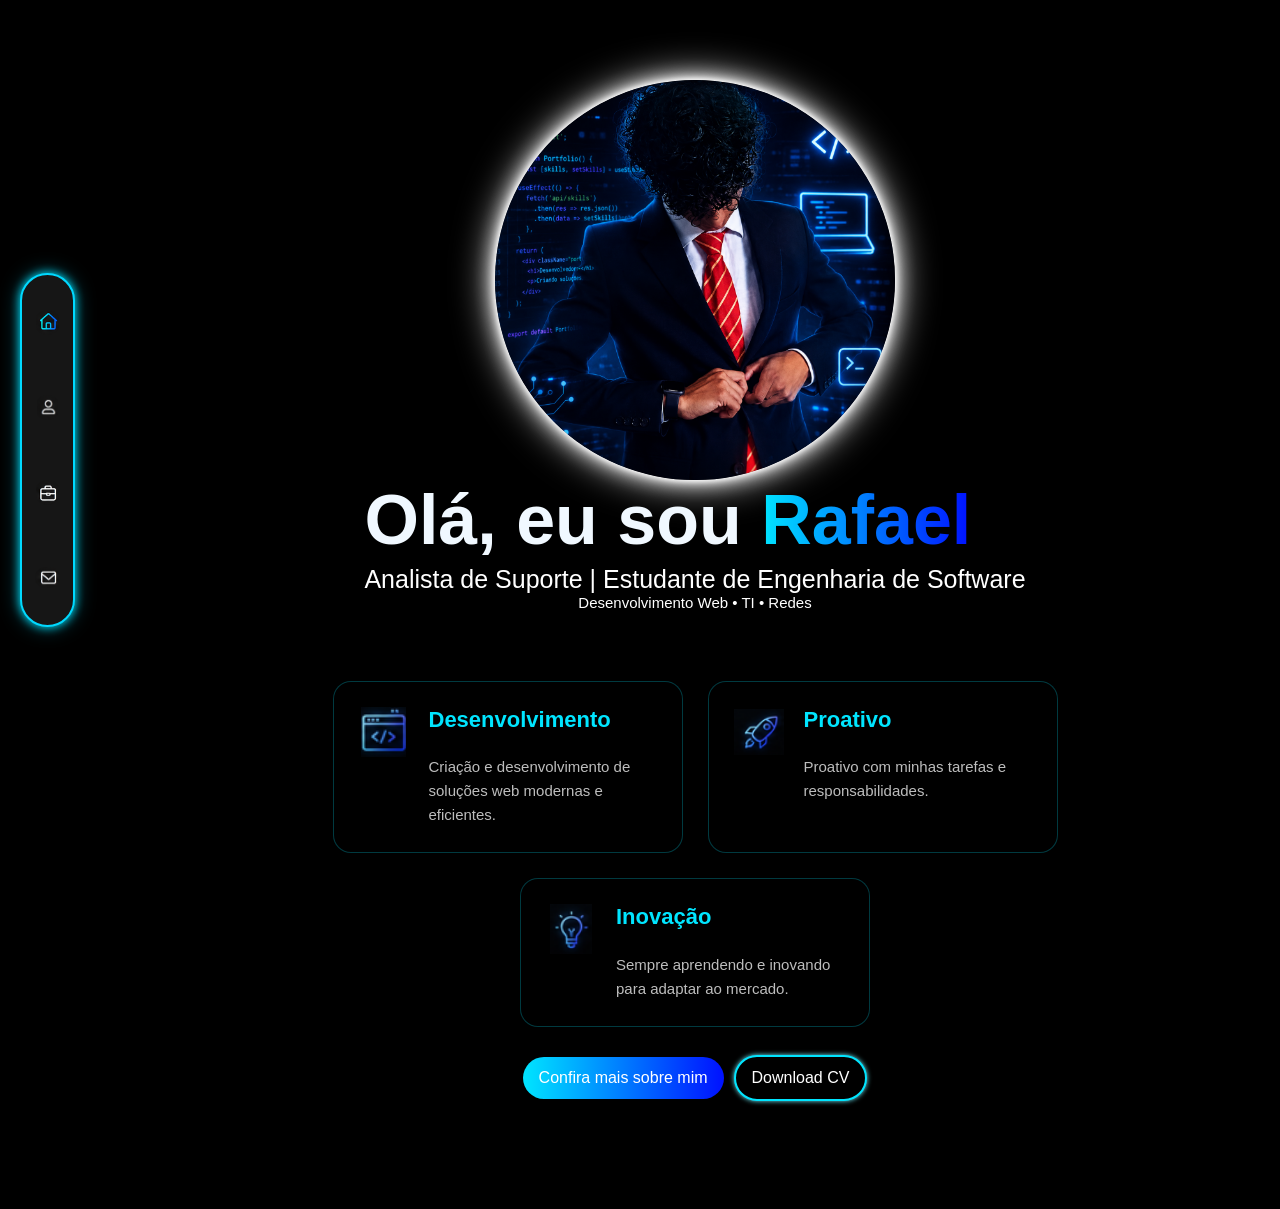
<file: index.html>
<!DOCTYPE html>
<html lang="en">

<head>

    <!-- Configurações básicas da página -->
    <meta charset="UTF-8">
    <meta name="viewport" content="width=device-width, initial-scale=1.0">

    <link rel="icon" type="image/png" href="imagens/Foto Miniatura.png">

    <title>Portifólio - Rafael Ferreira</title>

    <!-- Arquivo CSS global -->
    <link rel="stylesheet" href="style.css">

    <!-- Arquivo CSS específico da página inicial -->
    <link rel="stylesheet" href="home.css">

</head>

<body>
    <!-- Menu lateral de navegação -->
    <aside class="Menu">

        <a href="#"><img src="imagens/Icone Inicio.png" alt="Inicio"></a>
        <a href="perfil.html"><img src="imagens/Icone Perfil.png" alt="Sobre"></a>
        <a href="experiencia.html"><img src="imagens/Icone maleta.png" alt="Experiencias"></a>
        <a href="contato.html"><img src="imagens/Icone Email.png" alt="Contato"></a>

    </aside>

    <!-- Conteúdo principal da página -->
    <main>

        <!-- Foto de perfil -->
        <img src="imagens/Foto Perfil.png" alt="Imagem de perfil" class="Perfil">

        <!-- Seção de boas-vindas -->
        <section class="BoasVindas">

            <!-- Título preenchido dinamicamente pelo JavaScript -->
            <h1 id="titulo"></h1>

            <p>Analista de Suporte | Estudante de Engenharia de Software</p>

        </section>

        <!-- Pequena apresentação pessoal -->
        <section class="texto">

            <p>Desenvolvimento Web • TI • Redes</p>

        </section>

        <!-- Cards destacando habilidades -->
        <section class="Cards">

            <!-- Card Desenvolvimento -->
            <div class="Card">

                <img src="imagens/Icone Programação.png" alt="Ícone Desenvolvimento">

                <div class="textocard">

                    <h1>Desenvolvimento</h1>

                    <p>Criação e desenvolvimento de soluções web modernas e eficientes.</p>

                </div>

            </div>

            <!-- Card Proatividade -->
            <div class="Card">

                <img src="imagens/Icone Proativo.png" alt="Ícone Proatividade">

                <div class="textocard">

                    <h1>Proativo</h1>

                    <p>Proativo com minhas tarefas e responsabilidades.</p>

                </div>

            </div>

            <!-- Card Inovação -->
            <div class="Card">

                <img src="imagens/Icone Inovacao.png" alt="Ícone Inovação">

                <div class="textocard">

                    <h1>Inovação</h1>

                    <p>Sempre aprendendo e inovando para adaptar ao mercado.</p>

                </div>

            </div>

        </section>

        <!-- Botões de ação -->
        <section class="botao">

            <a href="perfil.html" class="Visualizar">
                 Confira mais sobre mim
            </a>

            <a href="curriculo.pdf" download class="CV">
                 Download CV
            </a>

        </section>

    </main>

    <!-- Arquivo JavaScript responsável pelas animações e interatividade -->
    <script src="script.js"></script>

</body>

</html>
</file>
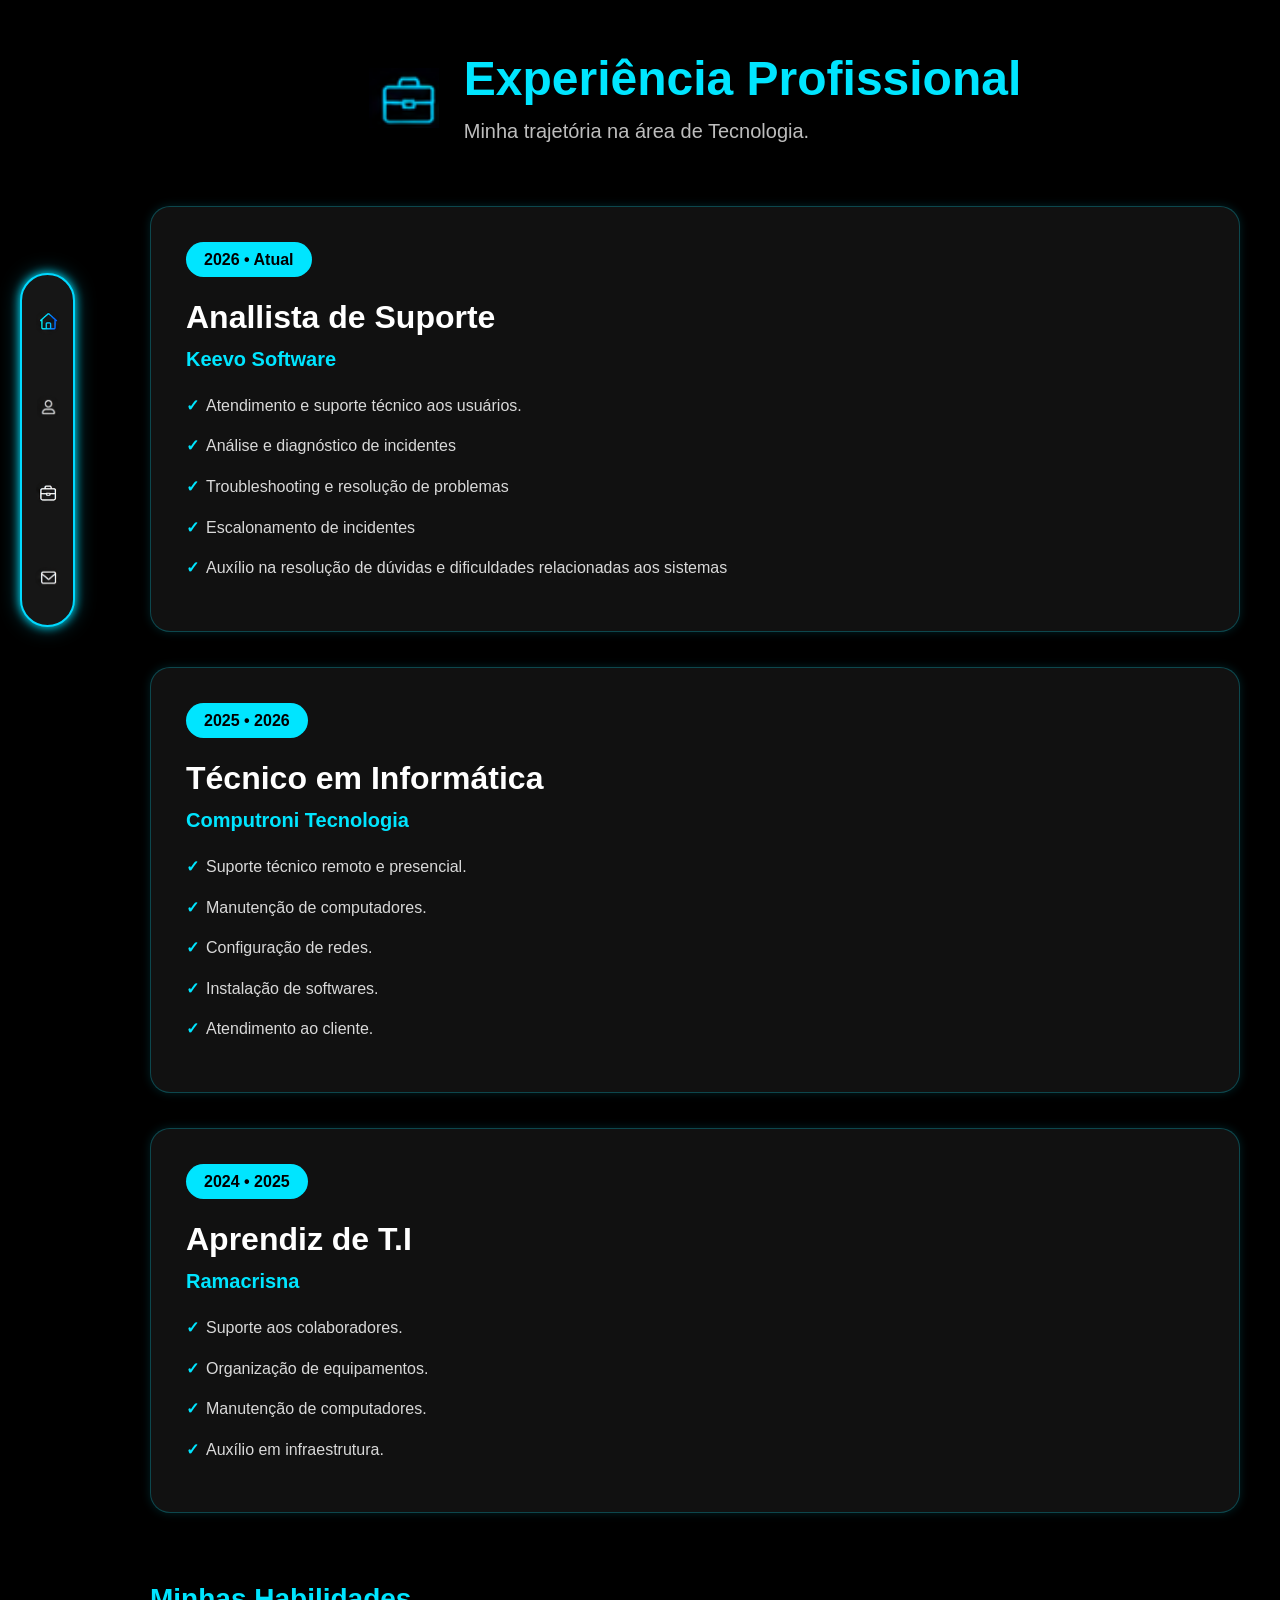
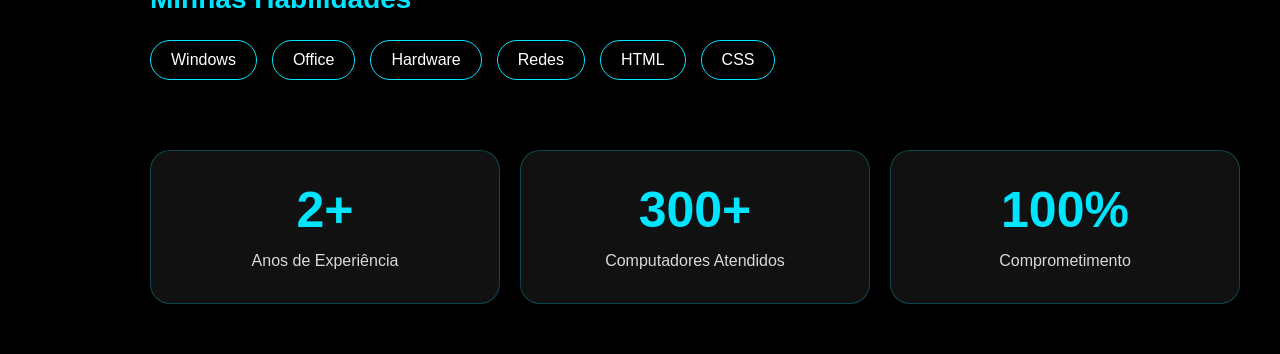
<file: experiencia.html>
<!DOCTYPE html>
<html lang="pt-BR">

<head>

    <!-- Configurações básicas da página -->
    <meta charset="UTF-8">
    <meta name="viewport" content="width=device-width, initial-scale=1.0">

    <!-- Título exibido na aba do navegador -->
    <title>Experiência</title>

    <!-- Arquivo CSS global -->
    <link rel="stylesheet" href="style.css">

    <!-- Arquivo CSS específico da página Experiência -->
    <link rel="stylesheet" href="experiencia.css">

</head>

<body>

    <!-- Menu lateral de navegação -->
    <aside class="Menu">

        <a href="index.html"><img src="imagens/Icone Inicio.png" alt="Início"></a>
        <a href="perfil.html"><img src="imagens/Icone Perfil.png" alt="Perfil"></a>
        <a href="experiencia.html"><img src="imagens/Icone maleta.png" alt="Experiência"></a>
        <a href="contato.html"><img src="imagens/Icone Email.png" alt="Contato"></a>

    </aside>

    <!-- Conteúdo principal da página -->
    <main class="PaginaExperiencia">

        <!-- Cabeçalho da página -->
        <section class="Titulo">

            <img src="imagens/MaletaAzul.png" alt="Ícone de Experiência">

            <div>

                <h1>Experiência Profissional</h1>

                <p>Minha trajetória na área de Tecnologia.</p>

            </div>

        </section>

        
        <!-- Lista das experiências profissionais -->
        <section class="Experiencias">

             <!-- Experiência atual -->
            <div class="ExperienciaCard">

                <span class="Data">2026 • Atual</span>

                <h2>Anallista de Suporte</h2>

                <h3>Keevo Software</h3>

                <ul>

                    <li>Atendimento e suporte técnico aos usuários.</li>
                    <li>Análise e diagnóstico de incidentes</li>
                    <li>Troubleshooting e resolução de problemas</li>
                    <li>Escalonamento de incidentes</li>
                    <li>Auxílio na resolução de dúvidas e dificuldades relacionadas aos sistemas</li>

                </ul>

            </div>

            <!-- Experiência Anterior -->
            <div class="ExperienciaCard">

                <span class="Data">2025 • 2026</span>

                <h2>Técnico em Informática</h2>

                <h3>Computroni Tecnologia</h3>

                <ul>

                    <li>Suporte técnico remoto e presencial.</li>
                    <li>Manutenção de computadores.</li>
                    <li>Configuração de redes.</li>
                    <li>Instalação de softwares.</li>
                    <li>Atendimento ao cliente.</li>

                </ul>

            </div>

            <!-- Experiência anterior -->
            <div class="ExperienciaCard">

                <span class="Data">2024 • 2025</span>

                <h2>Aprendiz de T.I</h2>

                <h3>Ramacrisna</h3>

                <ul>

                    <li>Suporte aos colaboradores.</li>
                    <li>Organização de equipamentos.</li>
                    <li>Manutenção de computadores.</li>
                    <li>Auxílio em infraestrutura.</li>

                </ul>

            </div>

        </section>

        <!-- Tecnologias e ferramentas utilizadas -->
        <section class="Tecnologias">

            <h2>Minhas Habilidades</h2>

            <div class="Skills">

                <span>Windows</span>
                <span>Office</span>
                <span>Hardware</span>
                <span>Redes</span>
                <span>HTML</span>
                <span>CSS</span>

            </div>

        </section>

        <!-- Indicadores profissionais -->
        <section class="Estatisticas">

            <div>

                <h2>2+</h2>

                <p>Anos de Experiência</p>

            </div>

            <div>

                <h2>300+</h2>

                <p>Computadores Atendidos</p>

            </div>

            <div>

                <h2>100%</h2>

                <p>Comprometimento</p>

            </div>

        </section>

    </main>

    <!-- Arquivo JavaScript responsável pelas animações e interatividade -->
    <script src="script.js"></script>

</body>

</html>
</file>
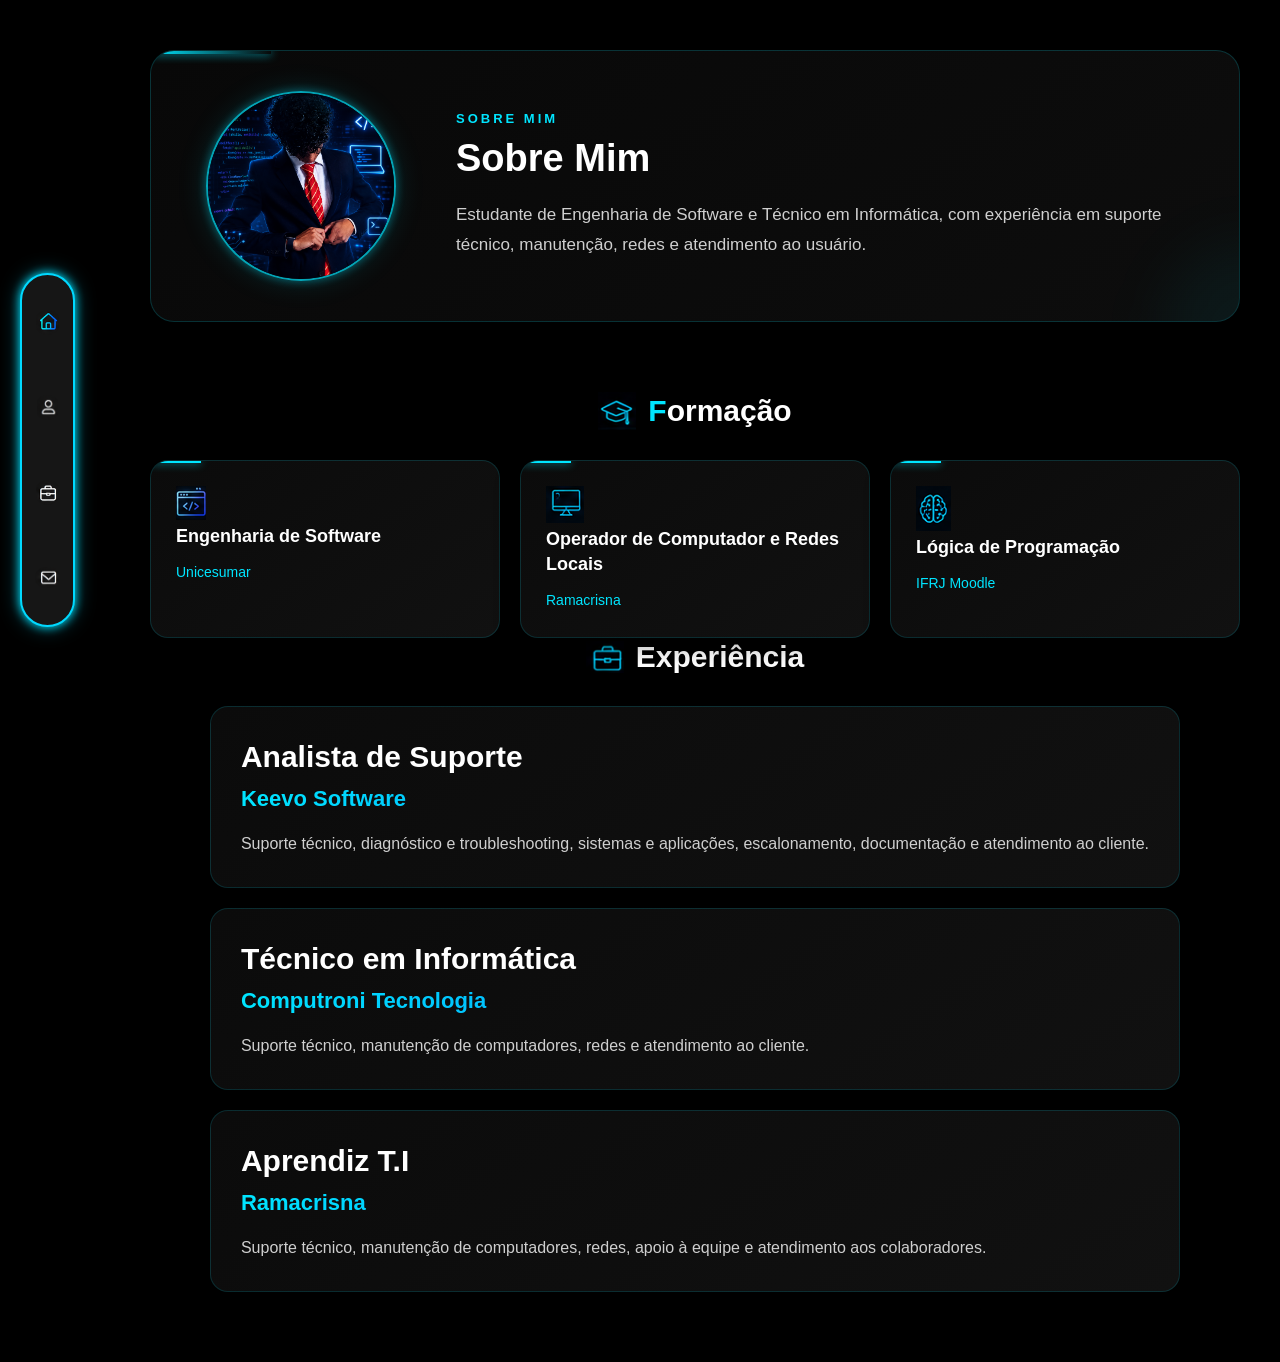
<file: perfil.html>
<!DOCTYPE html>
<html lang="en">
<head>

    <!-- Configurações básicas da página -->
    <meta charset="UTF-8">
    <meta name="viewport" content="width=device-width, initial-scale=1.0">

    <!-- Título exibido na aba do navegador -->
    <title>Document</title>

    <!-- Arquivo CSS global do site -->
    <link rel="stylesheet" href="style.css">

    <!-- Arquivo CSS específico da página Perfil -->
    <link rel="stylesheet" href="perfil.css">

</head>
<body>

    <!-- Menu lateral de navegação -->
    <aside class="Menu">

        <a href="index.html"><img src="imagens/Icone Inicio.png" alt="Inicio"></a>
        <a href="perfil.html"><img src="imagens/Icone Perfil.png" alt="Sobre"></a>
        <a href="experiencia.html"><img src="imagens/Icone maleta.png" alt="Experiencias"></a>
        <a href="contato.html"><img src="imagens/Icone Email.png" alt="Contato"></a>

    </aside>

    <!-- Conteúdo principal da página -->
    <main>

        <!-- Seção Sobre Mim -->
        <section class="Sobre">

            <!-- Foto de perfil -->
            <img src="imagens/Foto Perfil.png" alt="Foto de Rafael Henrique" class="FTSobre">

            <!-- Texto de apresentação -->
            <div class="TextoSobre">

                <h1>Sobre Mim</h1>

                <p>
                    Estudante de Engenharia de Software e Técnico em Informática, com experiência em suporte técnico, manutenção, redes e atendimento ao usuário.
                </p>

            </div>

        </section>

        <!-- Seção de Formação Acadêmica -->
        <section class="formacao">

            <!-- Título da seção -->
            <div class="TituloFormacao">

                <img src="imagens/FormacaoIcon.png" alt="Ícone Formação">
                <h1>Formação</h1>

            </div>

            <!-- Cards de formação -->
            <div class="CardsFormacao">

                <div class="CardFormacao">

                    <img src="imagens/Icone Programação.png" alt="Ícone Programação">

                    <h1>Engenharia de Software</h1>

                    <p>Unicesumar</p>

                </div>

                <div class="CardFormacao">

                    <img src="imagens/TelaIcon.png" alt="Ícone Computador">

                    <h1>Operador de Computador e Redes Locais</h1>

                    <p>Ramacrisna</p>

                </div>

                <div class="CardFormacao">

                    <img src="imagens/CerebroIcon.png" alt="Ícone Lógica">

                    <h1>Lógica de Programação</h1>

                    <p>IFRJ Moodle</p>

                </div>

            </div>

        </section>

        <!-- Seção de Experiência Profissional -->
        <section class="experiencia">

            <!-- Título da seção -->
            <div class="TituloExperiencia">

                <img src="imagens/MaletaAzul.png" alt="Ícone Experiência">

                <h1>Experiência</h1>

            </div>

              <!-- Card da experiência atual -->
            <div class="CardPerfil">

                <h1>Analista de Suporte</h1>

                <span>Keevo Software</span>

                <p>
                    Suporte técnico, diagnóstico e troubleshooting,
                    sistemas e aplicações, escalonamento, documentação
                    e atendimento ao cliente.
                </p>

            </div>

            <!-- Card da experiência anterior -->
            <div class="CardPerfil">

                <h1>Técnico em Informática</h1>

                <span>Computroni Tecnologia</span>

                <p>
                    Suporte técnico, manutenção de computadores,
                    redes e atendimento ao cliente.
                </p>

            </div>

            <!-- Card da experiência anterior -->
            <div class="CardPerfil">

                <h1>Aprendiz T.I</h1>

                <span>Ramacrisna</span>

                <p>
                    Suporte técnico, manutenção de computadores, redes,
                    apoio à equipe e atendimento aos colaboradores.
                </p>

            </div>

        </section>

    </main>

    <!-- Arquivo JavaScript responsável pelos efeitos da página -->
    <script src="script.js"></script>

</body>
</html>
</file>
<file: style.css>
/* ===========================
   Reset de estilos
   Remove margens e espaçamentos
   padrões do navegador
=========================== */

*{
    margin: 0;
    padding: 0;
    box-sizing: border-box;
}

/* ===========================
   Configuração geral da página
=========================== */

body{
    margin:0;
    background:#000;
    color:white;
    font-family:Arial, Helvetica, sans-serif;
}

/* ===========================
   Menu lateral - Desktop
=========================== */

.Menu {
    position: fixed;

    left: 20px;
    top: 50%;

    transform: translateY(-50%);

    width: 55px;

    padding: 20px 0;

    background: #161616;

    border: 2px solid #00d9ff;

    border-radius: 999px;

    display: flex;

    flex-direction: column;

    align-items: center;

    gap: 30px;

    box-shadow:
        0 0 10px #00e5ff,
        0 0 20px rgba(0, 217, 255, .4);

    z-index: 1000;
}


/* ===========================
   Links do menu
=========================== */

.Menu a {
    width: 40px;
    height: 40px;

    display: flex;

    align-items: center;
    justify-content: center;

    color: white;

    text-decoration: none;

    border-radius: 50%;

    transition: 0.3s;
}


/* ===========================
   Hover
=========================== */

.Menu a:hover {
    color: #00e5ff;

    transform: scale(1.15);

    text-shadow:
        0 0 5px #00e5ff,
        0 0 10px #00e5ff;
}


/* ===========================
   Ícones
=========================== */

.Menu img,
.Menu i {
    max-width: 25px;
    max-height: 25px;

    object-fit: contain;
}


/* ===========================
   MOBILE
=========================== */

@media (max-width: 600px) {

    .Menu {

        left: 50%;
        bottom: 12px;
        top: auto;

        transform: translateX(-50%);

        width: calc(100% - 30px);

        max-width: 400px;

        height: 58px;

        padding: 0 15px;

        box-sizing: border-box;

        border-radius: 999px;

        display: flex;

        flex-direction: row;

        align-items: center;

        justify-content: space-around;

        gap: 0;

        background: rgba(22, 22, 22, 0.95);

        backdrop-filter: blur(10px);

        -webkit-backdrop-filter: blur(10px);

        box-shadow:
            0 0 10px #00e5ff,
            0 0 20px rgba(0, 217, 255, .4);

        z-index: 1000;
    }


    /* Links */

    .Menu a {

        width: 42px;
        height: 42px;

        display: flex;

        align-items: center;
        justify-content: center;

        border-radius: 50%;
    }


    /* Ícones */

    .Menu img,
    .Menu i {

        max-width: 24px;
        max-height: 24px;
    }


    /* Hover / toque */

    .Menu a:hover {

        transform: scale(1.1);

        color: #00e5ff;
    }
}


/* ===========================
   CELULARES PEQUENOS
=========================== */

@media (max-width: 380px) {

    .Menu {

        width: calc(100% - 20px);

        bottom: 8px;

        height: 54px;

        padding: 0 10px;
    }


    .Menu a {

        width: 38px;
        height: 38px;
    }


    .Menu img,
    .Menu i {

        max-width: 22px;
        max-height: 22px;
    }
}

/* ===========================
   Área clicável dos botões
   do menu lateral
=========================== */

.Menu a{
    width: 55px;
    height: 55px;

    border-radius: 50%;

    display: flex;
    justify-content: center;
    align-items: center;

    transition: 0.3s;
}

/* ===========================
   Efeito ao passar o mouse
   sobre os botões do menu
=========================== */

.Menu a:hover{
    background: linear-gradient(90deg, #00d9ff, #004cff);

    transform: scale(1.15);

    box-shadow: 0 0 15px #00d9ff;
}

/* ===========================
   Tamanho dos ícones do menu
=========================== */

.Menu img{
    width: 30px;
    border-radius: 999px;
}

/* ===========================
   Área principal do site
=========================== */

main{
    margin-left:110px;

    min-height:100vh;

    width:calc(100% - 110px);

    display:flex;
    flex-direction:column;
    align-items:center;

    padding:50px 40px;
}

/* ===========================
   Estado inicial dos cards
   (invisíveis antes da animação)
=========================== */

.Card,
.CardPerfil,
.CardFormacao{

    opacity: 0;
    transform: translateY(50px);
    transition: .8s ease;

}

/* ===========================
   Estado final da animação
   quando os cards aparecem
=========================== */

.Card.aparecer,
.CardPerfil.aparecer,
.CardFormacao.aparecer{

    opacity: 1;
    transform: translateY(0);

}

/* ==========================================
   LAYOUT MOBILE
   Menu passa para a parte inferior
========================================== */

@media (max-width: 600px) {

    html,
    body {
        width: 100%;
        max-width: 100%;

        margin: 0;
        padding: 0;

        overflow-x: hidden;
    }


    /* ======================================
       ÁREA PRINCIPAL
    ====================================== */

    main {
        width: 100% !important;

        max-width: 100% !important;

        margin-left: 0 !important;

        margin-right: 0 !important;

        padding: 30px 15px 100px 15px !important;

        box-sizing: border-box;

        align-items: center;
    }


    /* ======================================
       CONTAINERS DAS PÁGINAS
    ====================================== */

    .Pagina,
    .PaginaPerfil {

        width: 100% !important;

        max-width: 100% !important;

        margin-left: 0 !important;

        margin-right: 0 !important;

        box-sizing: border-box;
    }


    /* ======================================
       SEÇÕES
       
       IMPORTANTE:
       Não colocar width: 100% em toda section
       indiscriminadamente, pois algumas seções
       podem ter seu próprio layout.
    ====================================== */

    .Pagina > section,
    .PaginaPerfil > section {

        max-width: 100%;

        box-sizing: border-box;
    }


    /* ======================================
       MENU INFERIOR
    ====================================== */

    .Menu {

        left: 50%;

        right: auto;

        top: auto;

        bottom: 12px;

        transform: translateX(-50%);

        width: calc(100% - 30px);

        max-width: 400px;

        height: 58px;

        padding: 0 15px;

        box-sizing: border-box;

        border-radius: 999px;

        display: flex;

        flex-direction: row;

        align-items: center;

        justify-content: space-around;

        gap: 0;

        background: rgba(22, 22, 22, 0.95);

        backdrop-filter: blur(10px);

        -webkit-backdrop-filter: blur(10px);

        z-index: 1000;
    }


    /* ======================================
       LINKS DO MENU
    ====================================== */

    .Menu a {

        width: 42px;

        height: 42px;

        display: flex;

        align-items: center;

        justify-content: center;

        border-radius: 50%;

        flex-shrink: 0;
    }


    /* ======================================
       ÍCONES
    ====================================== */

    .Menu img,
    .Menu i {

        max-width: 24px;

        max-height: 24px;

        object-fit: contain;
    }


    /* ======================================
       HOVER
    ====================================== */

    .Menu a:hover {

        transform: scale(1.1);

        color: #00e5ff;
    }
}
</file>
<file: home.css>
/* ==========================================
   FOTO DE PERFIL
========================================== */

.Perfil {
    width: 400px;
    height: auto;
    margin-top: 30px;

    border-radius: 999px;

    box-shadow:
        0 0 5px rgb(255, 255, 255),
        0 0 10px rgb(255, 255, 255),
        0 0 20px rgb(255, 255, 255),
        0 0 40px rgb(255, 255, 255);
}


/* ==========================================
   SEÇÃO DE BOAS-VINDAS
========================================== */

.BoasVindas h1 {
    color: aliceblue;

    font-size: 70px;

    font-family: Arial, Helvetica, sans-serif;

    margin-bottom: 0;
}


/* Nome em destaque com degradê */

.BoasVindas h1 span {
    background: linear-gradient(to right, #00e5ff, #0011ff);

    -webkit-background-clip: text;
    -webkit-text-fill-color: transparent;

    background-clip: text;
}


/* Texto de apresentação */

.BoasVindas p {
    color: rgb(255, 255, 255);

    font-size: 25px;

    margin-top: 5px;
    margin-bottom: 0;

    font-family: Arial, Helvetica, sans-serif;
}


/* ==========================================
   TEXTO COMPLEMENTAR
========================================== */

.texto p {
    color: white;

    font-size: 15px;
}


/* ==========================================
   BOTÃO "CONFIRA MAIS SOBRE MIM"
========================================== */

.Visualizar {
    display: inline-flex;

    align-items: center;
    justify-content: center;

    padding: 12px 16px;

    cursor: pointer;

    border-radius: 999px;

    background: linear-gradient(to right, #00e5ff, #0011ff);

    border: none;

    color: white;

    text-decoration: none;

    transition: 0.3s;
}

.Visualizar:hover {
    transform: translateY(-2px);

    box-shadow:
        0 0 10px rgba(0, 229, 255, 0.5);
}


/* ==========================================
   BOTÃO "DOWNLOAD CV"
========================================== */

.CV {
    display: inline-flex;

    align-items: center;
    justify-content: center;

    padding: 12px 16px;

    cursor: pointer;

    border-radius: 999px;

    background: black;

    border: 2px solid #00e5ff;

    color: white;

    text-decoration: none;

    box-shadow: 0 0 5px #6ef0ff;

    transition: 0.3s;
}

.CV:hover {
    background: #00e5ff;

    color: black;

    transform: translateY(-2px);
}


/* ==========================================
   ÁREA DOS CARDS
========================================== */

.Cards {
    display: flex;

    justify-content: center;

    align-items: stretch;

    gap: 25px;

    margin-top: 70px;

    margin-bottom: 20px;

    flex-wrap: wrap;
}


/* ==========================================
   CARD
========================================== */

.Card {
    width: 350px;

    min-height: 140px;

    padding: 25px;

    box-sizing: border-box;

    background: #000000;

    border: 1px solid rgba(0, 229, 255, 0.25);

    border-radius: 18px;

    display: flex;

    align-items: flex-start;

    gap: 20px;

    transition: 0.3s;
}


/* ==========================================
   EFEITO HOVER DO CARD
========================================== */

.Card:hover {
    transform: translateY(-8px);

    border-color: #00e5ff;

    box-shadow:
        0 0 15px rgba(0, 229, 255, 0.4);
}


/* ==========================================
   IMAGEM / ÍCONE DO CARD
========================================== */

.Card img {
    width: 50px;

    height: 50px;

    object-fit: contain;

    flex-shrink: 0;
}


/* ==========================================
   CONTEÚDO DOS CARDS
========================================== */

.textocard {
    display: flex;

    flex-direction: column;

    min-width: 0;
}


/* Título */

.textocard h1 {
    color: #00e5ff;

    margin: 0 0 12px 0;

    font-size: 28px;

    line-height: 1.2;

    font-family: Arial, Helvetica, sans-serif;
}


/* Texto */

.textocard p {
    color: #cfcfcf;

    margin: 0;

    line-height: 1.7;

    font-size: 16px;
}


/* ==========================================
   REGRAS GERAIS DOS CARDS
========================================== */

.Card h1 {
    color: #00e5ff;

    font-size: 22px;

    margin-bottom: 22px;

    font-family: Arial, Helvetica, sans-serif;
}

.Card p {
    color: #bdbdbd;

    line-height: 1.6;

    font-size: 15px;
}


/* ==========================================
   ÁREA DOS BOTÕES
========================================== */

.botao {
    display: flex;

    align-items: center;

    justify-content: center;

    gap: 10px;

    padding: 8px 12px;

    margin-bottom: 50px;
}


/* ==========================================
   TABLET
========================================== */

@media (max-width: 900px) {

    /* --------------------------------------
       FOTO
    -------------------------------------- */

    .Perfil {
        width: 300px;

        margin-top: 20px;
    }


    /* --------------------------------------
       TÍTULO
    -------------------------------------- */

    .BoasVindas h1 {
        font-size: 52px;
    }


    /* --------------------------------------
       TEXTO
    -------------------------------------- */

    .BoasVindas p {
        font-size: 21px;

        padding: 0 20px;
    }

    .texto p {
        padding: 0 25px;

        line-height: 1.6;
    }


    /* --------------------------------------
       CARDS
    -------------------------------------- */

    .Cards {
        gap: 20px;

        margin-top: 50px;

        padding: 0 20px;
    }

    .Card {
        width: calc(50% - 10px);

        min-height: 150px;
    }


    /* --------------------------------------
       BOTÕES
    -------------------------------------- */

    .botao {
        justify-content: center;

        flex-wrap: wrap;

        gap: 10px;
    }
}


/* ==========================================
   CELULAR
========================================== */

@media (max-width: 600px) {

    /* --------------------------------------
       FOTO
    -------------------------------------- */

    .Perfil {
        width: 220px;

        max-width: 65vw;

        height: auto;

        margin-top: 20px;

        box-shadow:
            0 0 5px rgb(255, 255, 255),
            0 0 10px rgb(255, 255, 255),
            0 0 18px rgb(255, 255, 255);
    }


    /* --------------------------------------
       SEÇÃO DE BOAS-VINDAS
    -------------------------------------- */

    .BoasVindas {
        width: 100%;

        padding: 0 15px;

        box-sizing: border-box;

        text-align: center;
    }


    /* Título */

    .BoasVindas h1 {
        font-size: clamp(36px, 10vw, 48px);

        line-height: 1.1;

        margin-top: 20px;

        margin-bottom: 8px;
    }


    /* Texto */

    .BoasVindas p {
        font-size: 18px;

        line-height: 1.5;

        margin-top: 8px;

        padding: 0 5px;
    }


    /* --------------------------------------
       TEXTO COMPLEMENTAR
    -------------------------------------- */

    .texto {
        width: 100%;

        padding: 0 25px;

        box-sizing: border-box;

        text-align: center;
    }

    .texto p {
        font-size: 14px;

        line-height: 1.6;
    }


    /* ======================================
       ÁREA DOS CARDS
    ====================================== */

    .Cards {
        width: 100%;

        max-width: 100%;

        box-sizing: border-box;

        display: flex;

        flex-direction: column;

        flex-wrap: nowrap;

        align-items: center;

        justify-content: center;

        gap: 18px;

        margin-top: 35px;

        margin-bottom: 30px;

        padding: 0 20px;
    }


    /* ======================================
       CARD MOBILE
       
       IMAGEM FICA EM CIMA
    ====================================== */

    .Cards .Card {
        width: 100%;

        max-width: 420px;

        min-width: 0;

        min-height: 0;

        padding: 25px 20px;

        box-sizing: border-box;

        display: flex;

        flex-direction: column;

        align-items: center;

        justify-content: flex-start;

        gap: 10px;

        text-align: center;

        border-radius: 16px;

        overflow: hidden;
    }


    /* ======================================
       IMAGEM DOS CARDS

       FORÇADA PARA CIMA
    ====================================== */

    .Cards .Card > img {
        display: block;

        width: 60px;

        height: 60px;

        object-fit: contain;

        flex-shrink: 0;

        margin: 0 auto 8px auto;
    }


    /* ======================================
       TEXTO DOS CARDS
    ====================================== */

    .Cards .Card .textocard {
        width: 100%;

        min-width: 0;

        display: flex;

        flex-direction: column;

        align-items: center;

        justify-content: center;

        text-align: center;
    }


    /* --------------------------------------
       TÍTULO DO CARD
    -------------------------------------- */

    .Cards .Card .textocard h1 {
        width: 100%;

        margin: 0 0 10px 0;

        color: #00e5ff;

        font-size: 22px;

        line-height: 1.2;

        text-align: center;

        white-space: normal;

        overflow-wrap: break-word;

        word-break: normal;
    }


    /* --------------------------------------
       TEXTO DO CARD
    -------------------------------------- */

    .Cards .Card .textocard p {
        width: 100%;

        margin: 0;

        color: #cfcfcf;

        font-size: 14px;

        line-height: 1.6;

        text-align: center;

        white-space: normal;

        overflow-wrap: break-word;

        word-break: normal;
    }


    /* --------------------------------------
       CASO O CARD USE H1/P DIRETAMENTE
    -------------------------------------- */

    .Cards .Card > h1 {
        font-size: 20px;

        line-height: 1.2;

        margin: 0 0 10px 0;
    }

    .Cards .Card > p {
        font-size: 14px;

        line-height: 1.6;

        margin: 0;
    }


    /* --------------------------------------
       HOVER

       Desativado para telas touch
    -------------------------------------- */

    .Cards .Card:hover {
        transform: none;
    }


    /* ======================================
       ÁREA DOS BOTÕES
    ====================================== */

    .botao {
        width: 100%;

        padding: 10px 20px;

        margin-bottom: 30px;

        box-sizing: border-box;

        display: flex;

        flex-direction: column;

        align-items: center;

        justify-content: center;

        gap: 12px;
    }


    /* ======================================
       BOTÕES MOBILE
    ====================================== */

    .Visualizar,
    .CV {
        width: 100%;

        max-width: 320px;

        min-height: 48px;

        box-sizing: border-box;

        display: flex;

        align-items: center;

        justify-content: center;

        padding: 12px 20px;

        font-size: 15px;

        text-align: center;
    }
}


/* ==========================================
   CELULARES PEQUENOS
========================================== */

@media (max-width: 380px) {

    /* --------------------------------------
       FOTO
    -------------------------------------- */

    .Perfil {
        width: 180px;
    }


    /* --------------------------------------
       TÍTULO
    -------------------------------------- */

    .BoasVindas h1 {
        font-size: 34px;
    }


    /* --------------------------------------
       TEXTO
    -------------------------------------- */

    .BoasVindas p {
        font-size: 16px;
    }

    .texto p {
        font-size: 13px;
    }


    /* --------------------------------------
       CARDS
    -------------------------------------- */

    .Cards {
        padding: 0 15px;
    }

    .Cards .Card {
        padding: 20px 18px;
    }

    .Cards .Card > img {
        width: 50px;

        height: 50px;
    }

    .Cards .Card .textocard h1 {
        font-size: 20px;
    }

    .Cards .Card .textocard p {
        font-size: 13px;
    }


    /* --------------------------------------
       BOTÕES
    -------------------------------------- */

    .Visualizar,
    .CV {
        max-width: 290px;
    }
}
</file>
<file: experiencia.css>
/* ==========================================
   CABEÇALHO DA PÁGINA EXPERIÊNCIA
========================================== */

.Titulo {
    display: flex;

    align-items: center;

    gap: 25px;

    margin-bottom: 60px;
}


/* Ícone do título */

.Titulo img {
    width: 70px;

    height: auto;

    object-fit: contain;
}


/* Título principal */

.Titulo h1 {
    font-size: 48px;

    color: #00e5ff;

    margin: 0;

    line-height: 1.2;
}


/* Subtítulo */

.Titulo p {
    color: #bdbdbd;

    font-size: 20px;

    margin: 8px 0 0 0;

    line-height: 1.5;
}


/* ==========================================
   CONTAINER DAS EXPERIÊNCIAS
========================================== */

.Experiencias {
    width: 100%;

    display: flex;

    flex-direction: column;

    gap: 35px;

    box-sizing: border-box;
}


/* ==========================================
   CARD DE EXPERIÊNCIA PROFISSIONAL
========================================== */

.ExperienciaCard {
    width: 100%;

    box-sizing: border-box;

    background: #111;

    border: 1px solid rgba(0, 229, 255, .25);

    border-radius: 20px;

    padding: 35px;

    transition: .3s;

    box-shadow:
        0 0 10px rgba(0, 229, 255, .15);
}


/* Efeito ao passar o mouse */

.ExperienciaCard:hover {
    transform: translateY(-8px);

    box-shadow:
        0 0 20px rgba(0, 229, 255, .35);

    border-color: #00e5ff;
}


/* ==========================================
   PERÍODO DA EXPERIÊNCIA
========================================== */

.Data {
    display: inline-block;

    background: #00e5ff;

    color: black;

    padding: 8px 18px;

    border-radius: 20px;

    font-weight: bold;

    line-height: 1.2;
}


/* ==========================================
   CARGO
========================================== */

.ExperienciaCard h2 {
    margin-top: 20px;

    margin-bottom: 8px;

    color: white;

    font-size: 32px;

    line-height: 1.25;
}


/* ==========================================
   EMPRESA
========================================== */

.ExperienciaCard h3 {
    color: #00e5ff;

    margin-top: 0;

    margin-bottom: 20px;

    font-size: 20px;

    line-height: 1.4;
}


/* ==========================================
   LISTA DE ATIVIDADES
========================================== */

.ExperienciaCard ul {
    list-style: none;

    padding: 0;

    margin: 0;
}


/* Cada atividade */

.ExperienciaCard li {
    margin: 15px 0;

    padding-left: 20px;

    position: relative;

    color: #d9d9d9;

    line-height: 1.6;
}


/* Ícone de confirmação */

.ExperienciaCard li::before {
    content: "✓";

    position: absolute;

    left: 0;

    color: #00e5ff;

    font-weight: bold;
}


/* ==========================================
   TECNOLOGIAS
========================================== */

.Tecnologias {
    width: 100%;

    margin-top: 70px;

    box-sizing: border-box;
}


/* Título */

.Tecnologias h2 {
    color: #00e5ff;

    margin-top: 0;

    margin-bottom: 25px;

    font-size: 28px;
}


/* Container */

.Skills {
    display: flex;

    flex-wrap: wrap;

    gap: 15px;
}


/* Tecnologia individual */

.Skills span {
    border: 1px solid #00e5ff;

    padding: 10px 20px;

    border-radius: 50px;

    transition: .3s;

    color: white;

    white-space: nowrap;
}


/* Hover */

.Skills span:hover {
    background: #00e5ff;

    color: black;
}


/* ==========================================
   ESTATÍSTICAS PROFISSIONAIS
========================================== */

.Estatisticas {
    width: 100%;

    margin-top: 70px;

    display: flex;

    justify-content: space-between;

    flex-wrap: wrap;

    gap: 20px;

    box-sizing: border-box;
}


/* Card de estatística */

.Estatisticas div {
    flex: 1;

    min-width: 220px;

    background: #111;

    border: 1px solid rgba(0, 229, 255, .25);

    border-radius: 20px;

    padding: 30px;

    text-align: center;

    box-sizing: border-box;
}


/* Número */

.Estatisticas h2 {
    font-size: 50px;

    color: #00e5ff;

    margin: 0 0 10px 0;
}


/* Texto */

.Estatisticas p {
    color: #d9d9d9;

    margin: 0;

    line-height: 1.5;
}


/* ==========================================
   TABLET
========================================== */

@media (max-width: 900px) {

    .Titulo {
        gap: 18px;

        margin-bottom: 45px;
    }


    .Titulo img {
        width: 55px;
    }


    .Titulo h1 {
        font-size: 40px;
    }


    .Titulo p {
        font-size: 18px;
    }


    .ExperienciaCard {
        padding: 28px;
    }


    .ExperienciaCard h2 {
        font-size: 28px;
    }


    .Estatisticas div {
        min-width: calc(50% - 10px);
    }
}


/* ==========================================
   CELULAR
========================================== */

@media (max-width: 600px) {

    /* --------------------------------------
       PÁGINA
       
       Remove espaço do antigo menu lateral
    -------------------------------------- */

    .Pagina,
    .PaginaExperiencia,
    main {
        width: 100% !important;

        max-width: 100% !important;

        margin-left: 0 !important;

        margin-right: 0 !important;

        padding-left: 15px;

        padding-right: 15px;

        box-sizing: border-box;
    }


    /* --------------------------------------
       CABEÇALHO
    -------------------------------------- */

    .Titulo {
        width: 100%;

        display: flex;

        flex-direction: column;

        align-items: center;

        justify-content: center;

        gap: 10px;

        margin-bottom: 35px;

        text-align: center;
    }


    .Titulo img {
        width: 50px;

        height: 50px;
    }


    .Titulo h1 {
        font-size: 34px;

        line-height: 1.2;

        margin: 0;
    }


    .Titulo p {
        font-size: 16px;

        line-height: 1.5;

        margin: 0;

        max-width: 350px;
    }


    /* --------------------------------------
       EXPERIÊNCIAS
    -------------------------------------- */

    .Experiencias {
        width: 100%;

        gap: 20px;
    }


    /* --------------------------------------
       CARD
    -------------------------------------- */

    .ExperienciaCard {
        width: 100%;

        padding: 22px 18px;

        box-sizing: border-box;

        border-radius: 16px;
    }


    /* Remove animação no touch */

    .ExperienciaCard:hover {
        transform: none;

        box-shadow:
            0 0 10px rgba(0, 229, 255, .15);
    }


    /* --------------------------------------
       DATA
    -------------------------------------- */

    .Data {
        font-size: 13px;

        padding: 7px 14px;
    }


    /* --------------------------------------
       CARGO
    -------------------------------------- */

    .ExperienciaCard h2 {
        font-size: 25px;

        line-height: 1.3;

        margin-top: 18px;

        margin-bottom: 8px;
    }


    /* --------------------------------------
       EMPRESA
    -------------------------------------- */

    .ExperienciaCard h3 {
        font-size: 18px;

        line-height: 1.4;

        margin-bottom: 18px;
    }


    /* --------------------------------------
       ATIVIDADES
    -------------------------------------- */

    .ExperienciaCard li {
        font-size: 14px;

        line-height: 1.7;

        margin: 12px 0;

        padding-left: 20px;
    }


    /* --------------------------------------
       TECNOLOGIAS
    -------------------------------------- */

    .Tecnologias {
        margin-top: 45px;
    }


    .Tecnologias h2 {
        font-size: 24px;

        margin-bottom: 18px;
    }


    .Skills {
        gap: 10px;
    }


    .Skills span {
        padding: 8px 14px;

        font-size: 13px;
    }


    /* --------------------------------------
       ESTATÍSTICAS
    -------------------------------------- */

    .Estatisticas {
        margin-top: 45px;

        flex-direction: column;

        gap: 15px;

        padding-bottom: 90px;
    }


    .Estatisticas div {
        width: 100%;

        min-width: 0;

        padding: 22px 15px;

        border-radius: 16px;
    }


    .Estatisticas h2 {
        font-size: 40px;
    }


    .Estatisticas p {
        font-size: 14px;
    }
}


/* ==========================================
   CELULARES PEQUENOS
========================================== */

@media (max-width: 380px) {

    .Titulo {
        margin-bottom: 30px;
    }


    .Titulo img {
        width: 45px;

        height: 45px;
    }


    .Titulo h1 {
        font-size: 30px;
    }


    .Titulo p {
        font-size: 14px;
    }


    .ExperienciaCard {
        padding: 20px 15px;
    }


    .ExperienciaCard h2 {
        font-size: 22px;
    }


    .ExperienciaCard h3 {
        font-size: 17px;
    }


    .ExperienciaCard li {
        font-size: 13px;

        line-height: 1.6;
    }


    .Tecnologias h2 {
        font-size: 22px;
    }


    .Skills span {
        padding: 7px 12px;

        font-size: 12px;
    }


    .Estatisticas h2 {
        font-size: 36px;
    }
}
</file>
<file: perfil.css>
/* ==========================================
   SOBRE MIM
========================================== */

.Sobre {
    width: 100%;

    display: grid;

    grid-template-columns: 220px 1fr;

    align-items: center;

    gap: 45px;

    padding: 40px;

    box-sizing: border-box;

    background:
        linear-gradient(
            145deg,
            #080808,
            #0d0d0d
        );

    border: 1px solid rgba(0, 229, 255, 0.18);

    border-radius: 24px;

    position: relative;

    overflow: hidden;

    box-shadow:
        0 10px 40px rgba(0, 0, 0, 0.4);

    transition: 0.3s ease;
}


/* ==========================================
   DETALHE NEON DA SEÇÃO
========================================== */

.Sobre::before {
    content: "";

    position: absolute;

    top: 0;

    left: 0;

    width: 120px;

    height: 3px;

    background: linear-gradient(
        to right,
        #00e5ff,
        transparent
    );

    box-shadow:
        0 0 10px #00e5ff;
}


.Sobre::after {
    content: "";

    position: absolute;

    width: 180px;

    height: 180px;

    right: -100px;

    bottom: -100px;

    border-radius: 50%;

    background: rgba(0, 229, 255, 0.05);

    filter: blur(30px);

    pointer-events: none;
}


/* ==========================================
   FOTO
========================================== */

.FTSobre {
    width: 190px;

    height: 190px;

    border-radius: 50%;

    object-fit: cover;

    display: block;

    margin: 0 auto;

    border: 2px solid rgba(0, 229, 255, 0.7);

    box-shadow:
        0 0 10px rgba(0, 229, 255, 0.4),
        0 0 30px rgba(0, 229, 255, 0.15);

    position: relative;

    z-index: 1;

    transition: 0.4s ease;
}


/* Efeito da foto */

.FTSobre:hover {
    transform: scale(1.04);

    border-color: #00e5ff;

    box-shadow:
        0 0 12px rgba(0, 229, 255, 0.6),
        0 0 35px rgba(0, 229, 255, 0.25);
}


/* ==========================================
   ÁREA DO TEXTO
========================================== */

.TextoSobre {
    position: relative;

    z-index: 2;

    min-width: 0;
}


/* ==========================================
   PEQUENO TÍTULO
========================================== */

.TextoSobre::before {
    content: "SOBRE MIM";

    display: block;

    color: #00e5ff;

    font-size: 13px;

    font-weight: bold;

    letter-spacing: 3px;

    margin-bottom: 10px;

    font-family: Arial, Helvetica, sans-serif;
}


/* ==========================================
   TÍTULO PRINCIPAL
========================================== */

.TextoSobre h1 {
    text-align: left;

    font-size: 38px;

    color: white;

    margin: 0 0 18px 0;

    line-height: 1.2;

    font-family: Arial, Helvetica, sans-serif;
}


/* ==========================================
   DESTAQUE DO TÍTULO
========================================== */

.TextoSobre h1 span {
    background: linear-gradient(
        to right,
        #00e5ff,
        #0066ff
    );

    -webkit-background-clip: text;

    -webkit-text-fill-color: transparent;

    background-clip: text;
}


/* ==========================================
   TEXTO
========================================== */

.TextoSobre p {
    font-size: 17px;

    color: #cfcfcf;

    text-align: left;

    line-height: 1.8;

    margin: 0;

    max-width: 800px;
}


/* ==========================================
   DESTAQUE PARA PALAVRAS IMPORTANTES
========================================== */

.TextoSobre strong {
    color: white;

    font-weight: 600;
}


/* ==========================================
   FORMAÇÃO
========================================== */

.formacao {
    width: 100%;

    margin-top: 70px;

    box-sizing: border-box;
}


/* ==========================================
   TÍTULO DA FORMAÇÃO
========================================== */

.TituloFormacao {
    display: flex;

    justify-content: center;

    align-items: center;

    gap: 12px;

    margin-bottom: 30px;
}


.TituloFormacao img {
    width: 38px;

    height: 38px;

    object-fit: contain;
}


.TituloFormacao h1 {
    font-size: 30px;

    color: white;

    margin: 0;

    font-family: Arial, Helvetica, sans-serif;
}


.TituloFormacao h1::first-letter {
    color: #00e5ff;
}


/* ==========================================
   CARDS DA FORMAÇÃO
========================================== */

.CardsFormacao {
    width: 100%;

    display: grid;

    grid-template-columns:
        repeat(
            auto-fit,
            minmax(220px, 1fr)
        );

    gap: 20px;

    box-sizing: border-box;
}


/* ==========================================
   CARD DE FORMAÇÃO
========================================== */

.CardFormacao {
    width: 100%;

    min-height: 150px;

    padding: 25px;

    box-sizing: border-box;

    background:
        linear-gradient(
            145deg,
            #0b0b0b,
            #111
        );

    border: 1px solid rgba(0, 229, 255, 0.15);

    border-radius: 18px;

    box-shadow:
        0 8px 25px rgba(0, 0, 0, 0.35);

    position: relative;

    overflow: hidden;

    transition: 0.3s ease;
}


/* Linha superior */

.CardFormacao::before {
    content: "";

    position: absolute;

    top: 0;

    left: 0;

    width: 50px;

    height: 2px;

    background: #00e5ff;

    box-shadow:
        0 0 8px #00e5ff;
}


/* Hover */

.CardFormacao:hover {
    transform: translateY(-6px);

    border-color:
        rgba(0, 229, 255, 0.5);

    box-shadow:
        0 12px 30px rgba(0, 0, 0, 0.5),
        0 0 15px rgba(0, 229, 255, 0.12);
}


/* ==========================================
   TÍTULO DO CARD
========================================== */

.CardFormacao h1 {
    font-size: 18px;

    color: white;

    font-weight: bold;

    margin: 0 0 12px 0;

    line-height: 1.4;
}


/* ==========================================
   TEXTO DO CARD
========================================== */

.CardFormacao p {
    font-size: 14px;

    color: #00e5ff;

    margin: 0;

    line-height: 1.6;
}


/* ==========================================
   EXPERIÊNCIA
========================================== */

.Experiencia {
    width: 100%;

    margin-top: 70px;

    box-sizing: border-box;
}


/* ==========================================
   TÍTULO EXPERIÊNCIA
========================================== */

.TituloExperiencia {
    display: flex;

    justify-content: center;

    align-items: center;

    gap: 12px;

    margin-bottom: 30px;
}


.TituloExperiencia img {
    width: 38px;

    height: 38px;

    object-fit: contain;
}


.TituloExperiencia h1 {
    font-size: 30px;

    color: white;

    margin: 0;

    font-family: Arial, Helvetica, sans-serif;
}


/* ==========================================
   CARD DE PERFIL / EXPERIÊNCIA
========================================== */

.CardPerfil {
    width: 100%;

    padding: 30px;

    margin-bottom: 20px;

    box-sizing: border-box;

    background:
        linear-gradient(
            145deg,
            #0b0b0b,
            #111
        );

    border-radius: 18px;

    border: 1px solid rgba(0, 229, 255, 0.15);

    box-shadow:
        0 8px 25px rgba(0, 0, 0, 0.35);

    transition: 0.3s ease;
}


.CardPerfil:hover {
    transform: translateY(-5px);

    border-color:
        rgba(0, 229, 255, 0.5);

    box-shadow:
        0 0 20px rgba(0, 229, 255, 0.12);
}


/* ==========================================
   TÍTULO DA EXPERIÊNCIA
========================================== */

.CardPerfil h1 {
    color: white;

    font-size: 30px;

    margin: 0 0 8px 0;

    line-height: 1.3;
}


/* ==========================================
   CARGO
========================================== */

.CardPerfil span {
    display: block;

    font-size: 22px;

    font-weight: 600;

    background:
        linear-gradient(
            to right,
            #00e5ff,
            #0066ff
        );

    -webkit-background-clip: text;

    -webkit-text-fill-color: transparent;

    background-clip: text;

    margin-bottom: 15px;

    line-height: 1.4;
}


/* ==========================================
   DESCRIÇÃO
========================================== */

.CardPerfil p {
    font-size: 16px;

    color: #cfcfcf;

    line-height: 1.7;

    margin: 0;
}


/* ==========================================
   TABLET
========================================== */

@media (max-width: 900px) {

    .Sobre {
        grid-template-columns: 180px 1fr;

        gap: 30px;

        padding: 30px;
    }


    .FTSobre {
        width: 155px;

        height: 155px;
    }


    .TextoSobre h1 {
        font-size: 32px;
    }


    .TextoSobre p {
        font-size: 16px;
    }


    .CardsFormacao {
        grid-template-columns:
            repeat(2, 1fr);
    }
}


/* ==========================================
   CELULAR
========================================== */

@media (max-width: 600px) {

    /* ======================================
       SOBRE MIM
    ====================================== */

    .Sobre {
        width: 100%;

        display: flex;

        flex-direction: column;

        align-items: center;

        justify-content: center;

        gap: 25px;

        padding: 30px 20px;

        text-align: center;

        border-radius: 20px;
    }


    /* --------------------------------------
       DETALHE SUPERIOR
    -------------------------------------- */

    .Sobre::before {
        width: 80px;
    }


    /* --------------------------------------
       FOTO
    -------------------------------------- */

    .FTSobre {
        width: 145px;

        height: 145px;

        margin: 0 auto;
    }


    /* --------------------------------------
       TEXTO
    -------------------------------------- */

    .TextoSobre {
        width: 100%;

        text-align: center;
    }


    .TextoSobre::before {
        font-size: 11px;

        letter-spacing: 2.5px;

        margin-bottom: 8px;
    }


    .TextoSobre h1 {
        font-size: 28px;

        text-align: center;

        margin-bottom: 15px;

        line-height: 1.25;
    }


    .TextoSobre p {
        font-size: 15px;

        text-align: center;

        line-height: 1.75;

        color: #c7c7c7;
    }


    /* ======================================
       FORMAÇÃO
    ====================================== */

    .formacao {
        margin-top: 45px;
    }


    .TituloFormacao {
        gap: 10px;

        margin-bottom: 20px;
    }


    .TituloFormacao img {
        width: 30px;

        height: 30px;
    }


    .TituloFormacao h1 {
        font-size: 25px;
    }


    .CardsFormacao {
        width: 100%;

        display: flex;

        flex-direction: column;

        align-items: stretch;

        gap: 15px;
    }


    .CardFormacao {
        width: 100%;

        min-height: auto;

        padding: 20px;

        text-align: center;

        border-radius: 16px;
    }


    .CardFormacao h1 {
        font-size: 17px;

        margin-bottom: 8px;
    }


    .CardFormacao p {
        font-size: 14px;
    }


    .CardFormacao:hover {
        transform: none;
    }


    /* ======================================
       EXPERIÊNCIA
    ====================================== */

    .Experiencia {
        margin-top: 45px;
    }


    .TituloExperiencia {
        gap: 10px;

        margin-bottom: 20px;
    }


    .TituloExperiencia img {
        width: 30px;

        height: 30px;
    }


    .TituloExperiencia h1 {
        font-size: 25px;
    }


    .CardPerfil {
        padding: 22px 18px;

        text-align: center;

        border-radius: 16px;
    }


    .CardPerfil h1 {
        font-size: 24px;

        line-height: 1.3;
    }


    .CardPerfil span {
        font-size: 19px;

        line-height: 1.4;
    }


    .CardPerfil p {
        font-size: 14px;

        line-height: 1.7;
    }


    .CardPerfil:hover {
        transform: none;
    }
}


/* ==========================================
   CELULARES PEQUENOS
========================================== */

@media (max-width: 380px) {

    .Sobre {
        padding: 25px 15px;

        gap: 20px;
    }


    .FTSobre {
        width: 125px;

        height: 125px;
    }


    .TextoSobre h1 {
        font-size: 25px;
    }


    .TextoSobre p {
        font-size: 14px;

        line-height: 1.65;
    }


    .TituloFormacao h1,
    .TituloExperiencia h1 {
        font-size: 22px;
    }


    .CardFormacao {
        padding: 18px 15px;
    }


    .CardPerfil {
        padding: 20px 15px;
    }


    .CardPerfil h1 {
        font-size: 22px;
    }


    .CardPerfil span {
        font-size: 17px;
    }


    .CardPerfil p {
        font-size: 13px;
    }
}
</file>
